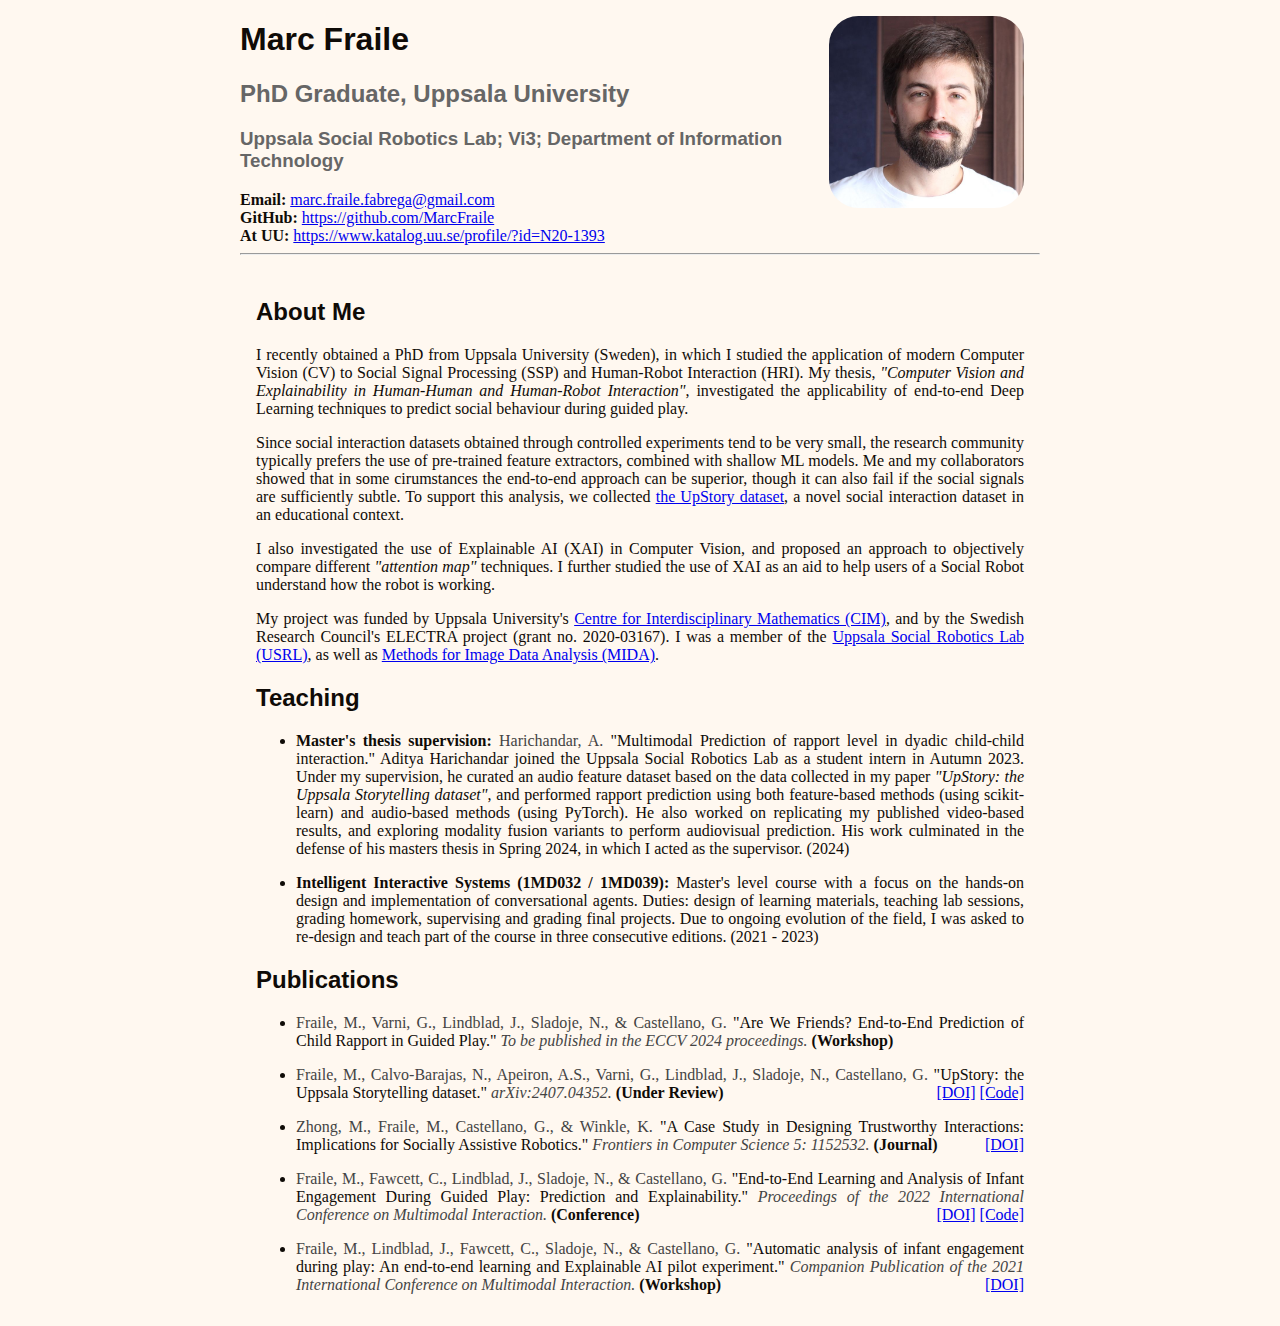
<file: index.html>
<!DOCTYPE html>
<html>
    <head>
        <title>Marc Fraile</title>

        <meta charset="utf-8">
        <meta name="author" content="Marc Fraile">
        <meta name="description" content="Personal website for Marc Fraile">
        <meta name="viewport" content="width=device-width, initial-scale=1">

        <link href="style.css" rel="stylesheet">
    </head>

    <body>
        <div class="container">
            <header>
                <div>
                    <h1>Marc Fraile</h1>
                    <h2 id="job-position">PhD Graduate, Uppsala University</h2>
                    <h3>Uppsala Social Robotics Lab; Vi3; Department of Information Technology</h3>
                    <div><b>Email:</b> <a href="mailto:marc.fraile.fabrega@gmail.com">marc.fraile.fabrega@gmail.com</a></div>
                    <div><b>GitHub:</b> <a href="https://github.com/MarcFraile" target="_blank">https://github.com/MarcFraile</a></div>
                    <div><b>At UU:</b> <a href="https://www.katalog.uu.se/profile/?id=N20-1393" target="_blank">https://www.katalog.uu.se/profile/?id=N20-1393</a></div>
                </div>
                <img id="me-face" src="me.jpg" alt="my face">
            </header>
            <hr>
            <main>
                <div id="description">
                    <h2>About Me</h2>
                    <p>
                        I recently obtained a PhD from Uppsala University (Sweden), in which I studied the application
                        of modern Computer Vision (CV) to Social Signal Processing (SSP) and Human-Robot Interaction (HRI).
                        My thesis, <i>"Computer Vision and Explainability in Human-Human and Human-Robot Interaction"</i>,
                        investigated the applicability of end-to-end Deep Learning techniques to predict social behaviour during guided play.
                    </p>
                    <p>
                        Since social interaction datasets obtained through controlled experiments tend to be very small, the research community typically
                        prefers the use of pre-trained feature extractors, combined with shallow ML models. Me and my collaborators showed that in some cirumstances the
                        end-to-end approach can be superior, though it can also fail if the social signals are sufficiently subtle. To support this analysis,
                        we collected <a href="https://doi.org/10.5281/zenodo.12635621" target="_blank">the UpStory dataset</a>, a novel social interaction dataset
                        in an educational context.
                    </p>
                    <p>
                        I also investigated the use of Explainable AI (XAI) in Computer Vision, and proposed an approach to objectively compare different <i>"attention map"</i> techniques. I further studied the use of XAI as an aid to help users of a Social Robot understand how the robot is working.
                    </p>
                    <p>
                        My project was funded by Uppsala University's <a href="https://www.math.uu.se/research/cim/" target="_blank">Centre for Interdisciplinary Mathematics (CIM)</a>,
                        and by the Swedish Research Council's ELECTRA project (grant no. 2020-03167).
                        I was a member of the <a href="https://usr-lab.github.io/" target="_blank">Uppsala Social Robotics Lab (USRL)</a>,
                        as well as <a href="https://www.it.uu.se/about_us/divisions/vi3/research/mida" target="_blank">Methods for Image Data Analysis (MIDA)</a>.
                    </p>
                </div>
                <div id="teaching">
                    <h2>Teaching</h2>
                    <ul>
                        <li>
                            <b>Master's thesis supervision:</b>
                            <span class="authors">Harichandar, A.</span>
                            <span class="paper-title">"Multimodal Prediction of rapport level in dyadic child-child interaction."</span>
                            Aditya Harichandar joined the Uppsala Social Robotics Lab as a student intern in Autumn 2023.
                            Under my supervision, he curated an audio feature dataset based on the data collected in my paper
                            <i>"UpStory: the Uppsala Storytelling dataset"</i>, and performed rapport prediction using both
                            feature-based methods (using scikit-learn) and audio-based methods (using PyTorch). He also worked on replicating my published
                            video-based results, and exploring modality fusion variants to perform audiovisual prediction.
                            His work culminated in the defense of his masters thesis in Spring 2024, in which I acted as the supervisor.
                            (2024)
                        </li>
                        <li>
                            <b>Intelligent Interactive Systems (1MD032 / 1MD039):</b>
                            Master's level course with a focus on the hands-on design and implementation of conversational agents.
                            Duties: design of learning materials, teaching lab sessions, grading homework, supervising and grading final projects.
                            Due to ongoing evolution of the field, I was asked to re-design and teach part of the course in three consecutive editions.
                            (2021 - 2023)
                        </li>
                    </ul>
                </div>
                <div id="publications">
                    <h2>Publications</h2>
                    <ul>
                        <li>
                            <span class="authors">Fraile, M., Varni, G., Lindblad, J., Sladoje, N., & Castellano, G.</span>
                            <span class="paper-title">"Are We Friends? End-to-End Prediction of Child Rapport in Guided Play."</span>
                            <span class="paper-publication">To be published in the ECCV 2024 proceedings.</span>
                            <span class="paper-type">(Workshop)</span>
                        </li>
                        <li>
                            <span class="authors">Fraile, M., Calvo-Barajas, N., Apeiron, A.S., Varni, G., Lindblad, J., Sladoje, N., Castellano, G.</span>
                            <span class="paper-title">"UpStory: the Uppsala Storytelling dataset."</span>
                            <span class="paper-publication">arXiv:2407.04352.</span>
                            <span class="paper-type">(Under Review)</span>
                            <span class="right">
                                <a href="https://doi.org/10.48550/arXiv.2407.04352" target="_blank" class="doi">[DOI]</a>
                                <a href="https://github.com/MarcFraile/dyadic-storytelling" target="_blank" class="code-available">[Code]</a>
                            </span>
                        </li>
                        <li>
                            <span class="authors">Zhong, M., Fraile, M., Castellano, G., & Winkle, K.</span>
                            <span class="paper-title">"A Case Study in Designing Trustworthy Interactions: Implications for Socially Assistive Robotics."</span>
                            <span class="paper-publication">Frontiers in Computer Science 5: 1152532.</span>
                            <span class="paper-type">(Journal)</span>
                            <span class="right">
                                <a href="https://doi.org/10.3389/fcomp.2023.1152532" target="_blank" class="doi">[DOI]</a>
                            </span>
                        </li>
                        <li>
                            <span class="authors">Fraile, M., Fawcett, C., Lindblad, J., Sladoje, N., & Castellano, G.</span>
                            <span class="paper-title">"End-to-End Learning and Analysis of Infant Engagement During Guided Play: Prediction and Explainability."</span>
                            <span class="paper-publication">Proceedings of the 2022 International Conference on Multimodal Interaction.</span>
                            <span class="paper-type">(Conference)</span>
                            <span class="right">
                                <a href="https://doi.org/10.1145/3536221.3556629" target="_blank" class="doi">[DOI]</a>
                                <a href="https://github.com/MarcFraile/infant-engagement" target="_blank" class="code-available">[Code]</a>
                            </span>
                        </li>
                        <li>
                            <span class="authors">Fraile, M., Lindblad, J., Fawcett, C., Sladoje, N., & Castellano, G.</span>
                            <span class="paper-title">"Automatic analysis of infant engagement during play: An end-to-end learning and Explainable AI pilot experiment."</span>
                            <span class="paper-publication">Companion Publication of the 2021 International Conference on Multimodal Interaction.</span>
                            <span class="paper-type">(Workshop)</span>
                            <span class="right">
                                <a href="https://doi.org/10.1145/3461615.3485443" target="_blank" class="doi">[DOI]</a>
                            </span>
                        </li>
                    </ul>
                </div>
            </main>
        </div>
    </body>
</html>
</file>
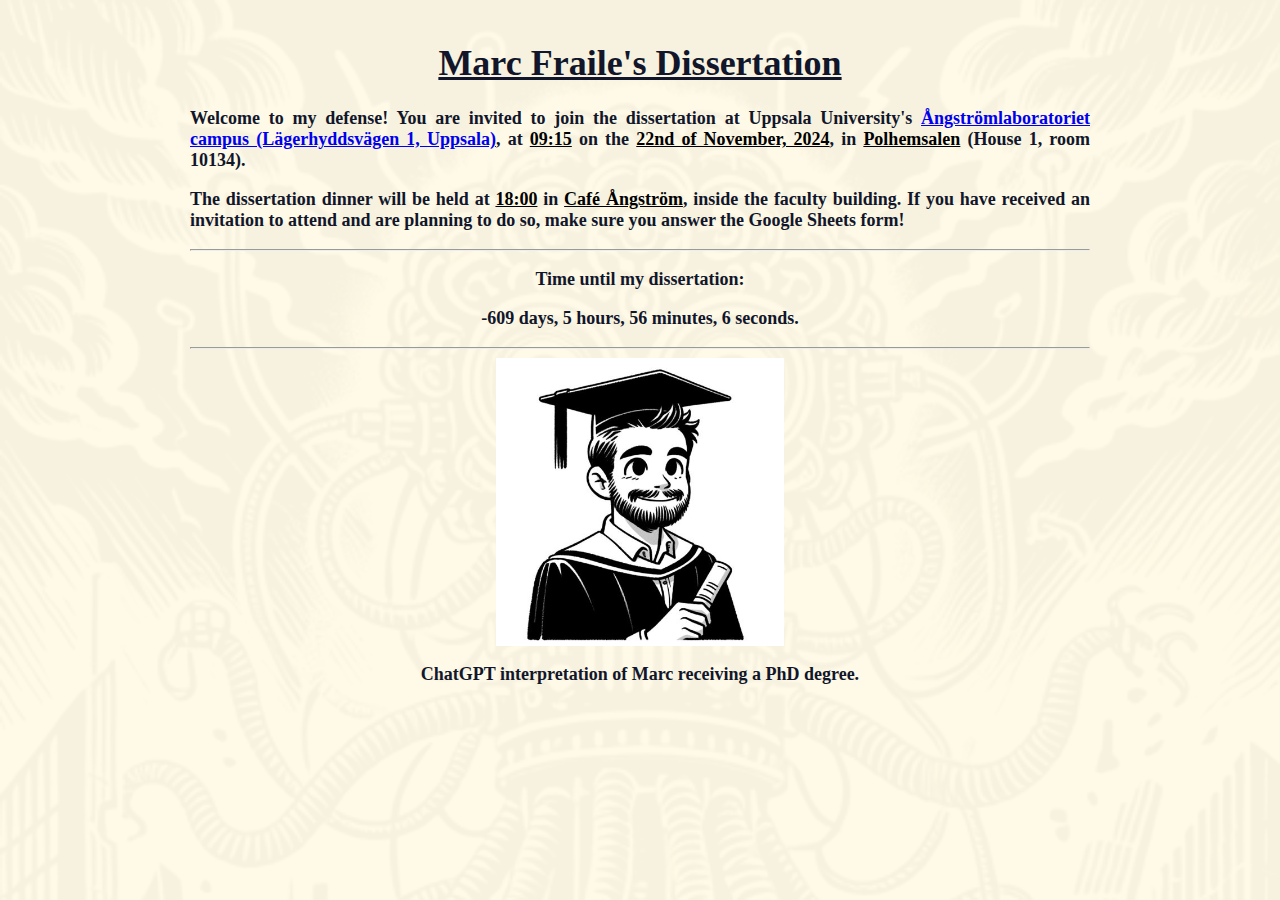
<file: defense/index.html>
<!DOCTYPE html>
<html lang="en">
    <head>
        <meta charset="utf-8" />
        <meta http-equiv="x-ua-compatible" content="ie=edge" />
        <meta name="viewport" content="width=device-width, initial-scale=1" />

        <title>Marc Fraile's Dissertation</title>

        <link rel="stylesheet" href="style.css" />
        <link rel="icon" href="favicon.png" />
        <script src="js.js"></script>
    </head>

    <body>
        <header>
            <h1>Marc Fraile's Dissertation</h1>
        </header>
        <main>
            <div id="invitation">
                <p>Welcome to my defense! You are invited to join the dissertation at Uppsala University's <a href="https://maps.app.goo.gl/zoyVyCKkoXHB3FnB7" target="_blank">Ångströmlaboratoriet campus (Lägerhyddsvägen 1, Uppsala)</a>, at <b>09:15</b> on the <b>22nd of November, 2024</b>, in <b>Polhemsalen</b> (House 1, room 10134).</p>
                <p>The dissertation dinner will be held at <b>18:00</b> in <b>Café Ångström</b>, inside the faculty building. If you have received an invitation to attend and are planning to do so, make sure you answer the Google Sheets form!</p>
            </div>
            <hr>
            <div id="countdown">
                <p>Time until my dissertation:</p>
                <p id="timer">One second...</p>
            </div>
            <hr>
            <div id="cartoon">
                <div id="cartoon-swapper">
                    <img id="cartoon-normal" alt="ChatGPT rendition of a black-and-white ink cartoon, showing Marc receiving a PhD degree in stereotypical ceremony clothing." src="chatgpt-marc-phd-512.jpg" width="512" height="512">
                    <img id="cartoon-inverted" alt="ChatGPT rendition of a black-and-white ink cartoon, showing Marc receiving a PhD degree in stereotypical ceremony clothing. Inverted for dramatic effect." src="chatgpt-marc-phd-inverted-512.jpg" width="512" height="512">
                </div>
                <p>ChatGPT interpretation of Marc receiving a PhD degree.</p>
            </div>
        </main>
    </body>
</html>
</file>
<file: style.css>
@font-face {
    font-family: 'Bitter';
    src: url('BitterPro-Regular.ttf');
}

html, body {
    margin: 0;
    padding: 0;
    width: 100%;
    height: 100%;
    font-family: 'Times New Roman', Times, serif;
    color: #0f0b07;
    background-color: #fff8f0;
}

h1, h2, h3, h4 {
    font-family: Arial, Helvetica, sans-serif;
}

body {
    display: flex;
    flex-direction: column;
    justify-content: start;
    align-items: center;
}

header {
    display: flex;
    flex-direction: row;
    justify-content: space-between;
}

header h2, header h3 {
    color: #666;
}

#me-face {
    max-height: 12rem;
    padding: 1rem;
    border-radius: 20%;
}

.container {
    max-width: 50rem;
}

main {
    margin: auto;
    padding: 1rem;
    text-align: justify;
}

.paper-publication {
    font-style: italic;
}

.paper-type {
    font-weight: bold;
}

.right {
    text-align: right;
    float: right;
}

.authors, .paper-publication {
    color: #444;
}

li {
    margin-bottom: 1rem;
}
</file>
<file: defense/style.css>
html {
    padding: 0;
    margin: 0;
    background-color: #fffae7;
    color: #11162b;
    font-family: Bookman, URW Bookman L, serif;
    font-weight: 700;
    font-size: large;
}

body {
    max-width: 50rem;
    margin: auto;
    padding: 1rem;
    text-align: center;
}

header {
    text-decoration: underline;
}

#invitation {
    text-align: justify;
}

b {
    font-weight: 900;
    color: black;
    text-decoration: underline;
}

img {
    width: 16rem;
    height: 16rem;
}

#cartoon-swapper {
    width: 16rem;
    height: 16rem;
    margin: auto;
}

#cartoon-inverted {
    display: none;
}

main:before {
    content: "";
    position: absolute;
    top: 0;
    bottom: 0;
    left: 0;
    right: 0;
    z-index: -1;
    background-image: url("chatgpt-eldritch-ai-512.jpg");
    background-repeat: no-repeat;
    background-size: cover;
    background-attachment: fixed;
    opacity: 0.03;
}
</file>
